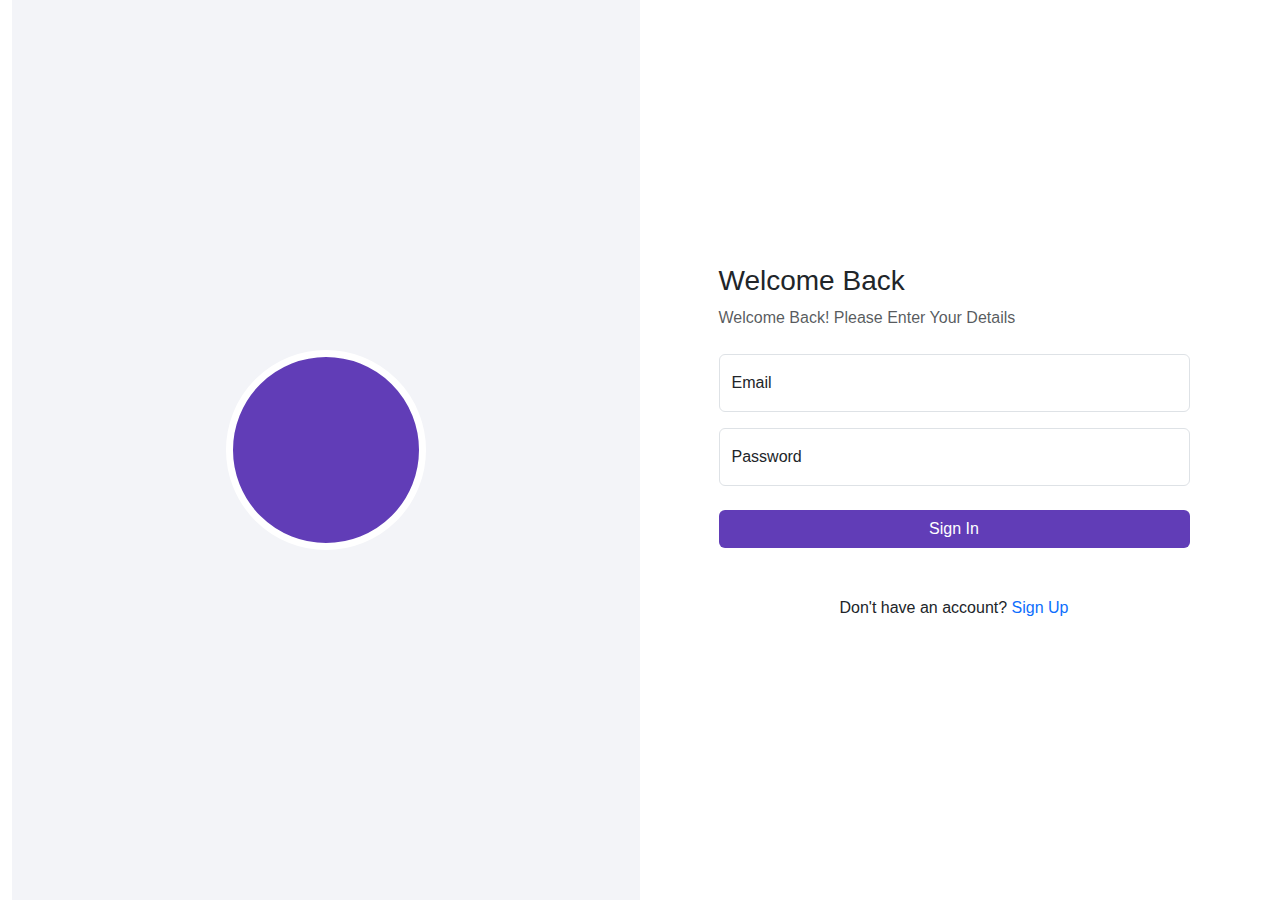
<file: index.html>
<!DOCTYPE html>
<html lang="en">
  <head>
    <meta charset="UTF-8" />
    <meta name="viewport" content="width=device-width, initial-scale=1.0" />
    <title>Login</title>
    <link rel="stylesheet" href="css/all.min.css" />
    <link rel="stylesheet" href="css/bootstrap.min.css" />
    <link rel="stylesheet" href="css/style.css" />
  </head>
  <body>
    <div class="container-fluid">
      <div class="row gx-0">
        <div class="col-lg-6 d-none d-lg-block">
          <div class="content">
            <span class="login-img"></span>
          </div>
        </div>
        <div class="col-12 col-lg-6">
          <div
            class="form-content d-flex justify-content-center align-items-center flex-column vh-100"
          >
            <div class="w-75">
              <h3 class="mb-2">Welcome Back</h3>
              <p class="text-muted mb-4 fs-6">
                Welcome Back! Please Enter Your Details
              </p>
            </div>
            <form class="w-75">
              <div class="form-floating">
                <input
                  class="mb-3 form-control"
                  type="email"
                  id="loginEmail"
                  placeholder="Enter Your Email"
                />
                <label class="mb-2" for="loginEmail">Email</label>
              </div>
              <div class="form-floating">
                <input
                  class="mb-4 form-control"
                  id="loginPassword"
                  type="password"
                  placeholder="Enter Your Password"
                />
                <label class="mb-2" for="loginPassword">Password</label>
              </div>
              <button
                type="button"
                class="signInBtn btn w-100"
                id="loginSubmit"
              >
                Sign In
              </button>
            </form>

            <p class="createAccount mt-5">
              Don't have an account?
              <span class="sign">
                <a href="signUp.html" class="text-decoration-none">Sign Up</a>
              </span>
            </p>
          </div>
        </div>
      </div>
    </div>

    <div id="overlay" class="d-none">
      <div
        id="model"
        class="model position-absolute top-50 start-50 translate-middle bg-white p-4 rounded-3 d-none"
      >
        <div
          class="header mb-4 d-flex justify-content-between align-items-center"
        >
          <div class="d-flex align-items-center">
            <span class="me-2"></span>
            <span class="me-2"></span>
            <span class="me-2"></span>
          </div>
          <div onclick="closeModel()" id="closebtn">x</div>
        </div>
        <div class="modelContentForValidation d-none" id="modelContentForValidation">
          <h5 class="mb-4">
            User Name or Password is not valid, Please follow the rules below :
          </h5>
          <p class="d-flex align-items-center">
            <i class="fa-regular fa-circle-right p-2 ps-0"></i> Email must be a
            valid one
          </p>
          <p class="d-flex align-items-center">
            <i class="fa-regular fa-circle-right p-2 ps-0"></i>Password must
            contain at least 6 characters
          </p>
        </div>

        <div class="modelCotentForSameName d-none" id="modelCotentForSameName">
          <h4 class="d-flex align-items-center mb-0 fs-6">
            <i class="fa-regular fa-circle-right p-2 ps-0"></i>The Email Does
            Not Exist or password Is Wrong
          </h4>
        </div>
      </div>
    </div>

    <script src="js/bootstrap.bundle.min.js"></script>
    <script src="js/main.js"></script>
  </body>
</html>
</file>
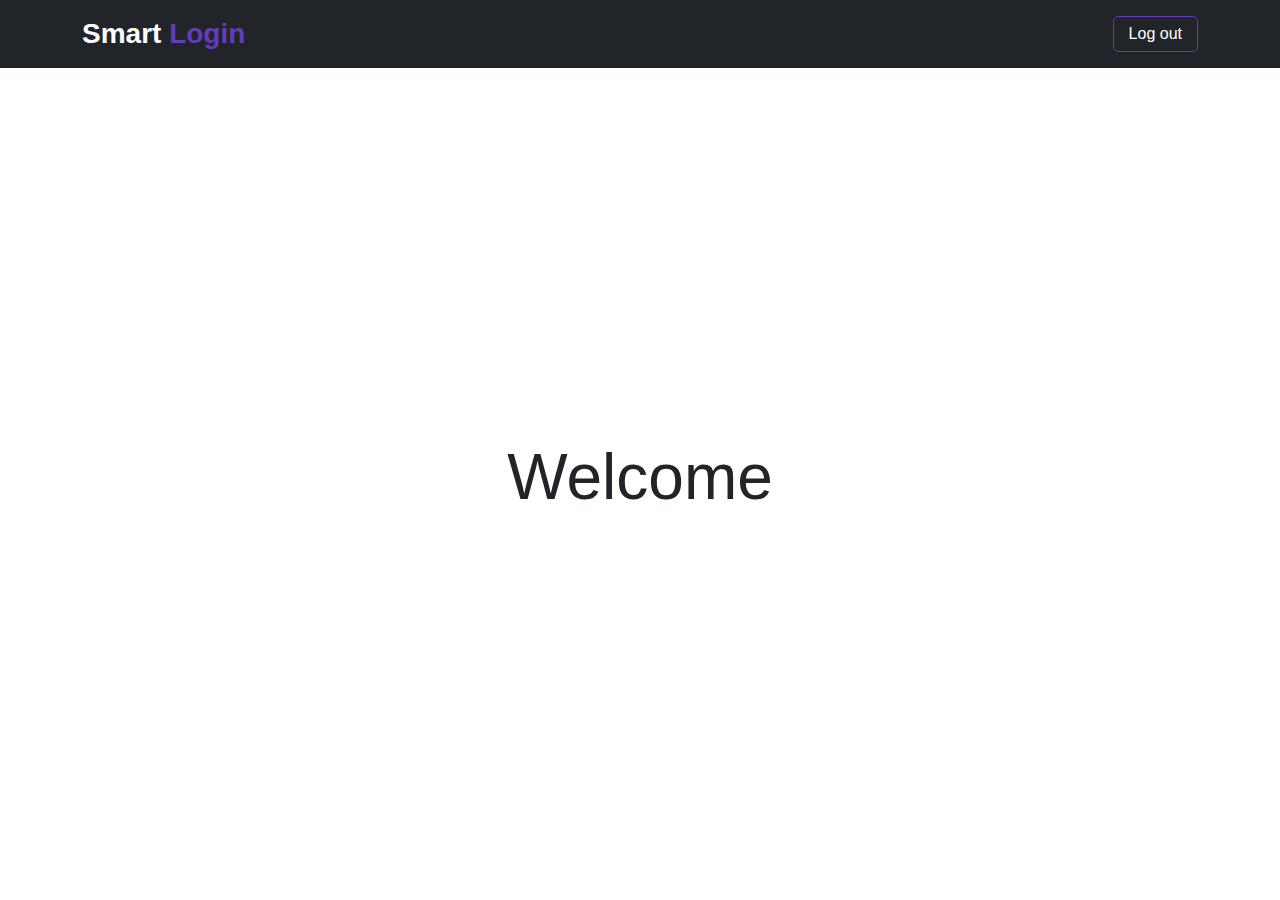
<file: home.html>
<!DOCTYPE html>
<html lang="en">
  <head>
    <meta charset="UTF-8" />
    <meta name="viewport" content="width=device-width, initial-scale=1.0" />
    <title>Home</title>
    <link rel="stylesheet" href="css/all.min.css" />
    <link rel="stylesheet" href="css/bootstrap.min.css" />
    <link rel="stylesheet" href="css/style.css" />
  </head>
  <body>
    <div class="header py-3 text-bg-dark">
      <div class="container">
        <div class="d-flex justify-content-between align-items-center">
          <h3 class="m-0 fw-bold">Smart <span class="main-color">Login</span></h3>
          <button type="button" class="logoutBtn" id="logoutBtn">
            Log out
          </button>
        </div>
      </div>
    </div>
    <div class="home w-100 d-flex justify-content-between align-items-center">
      <h2 class="mx-auto text-center">
        Welcome <span class="main-color fw-bold text-capitalize" id="showName"></span>
      </h2>
    </div>

    <script src="js/bootstrap.bundle.min.js"></script>
    <script src="js/main.js"></script>
  </body>
</html>
</file>
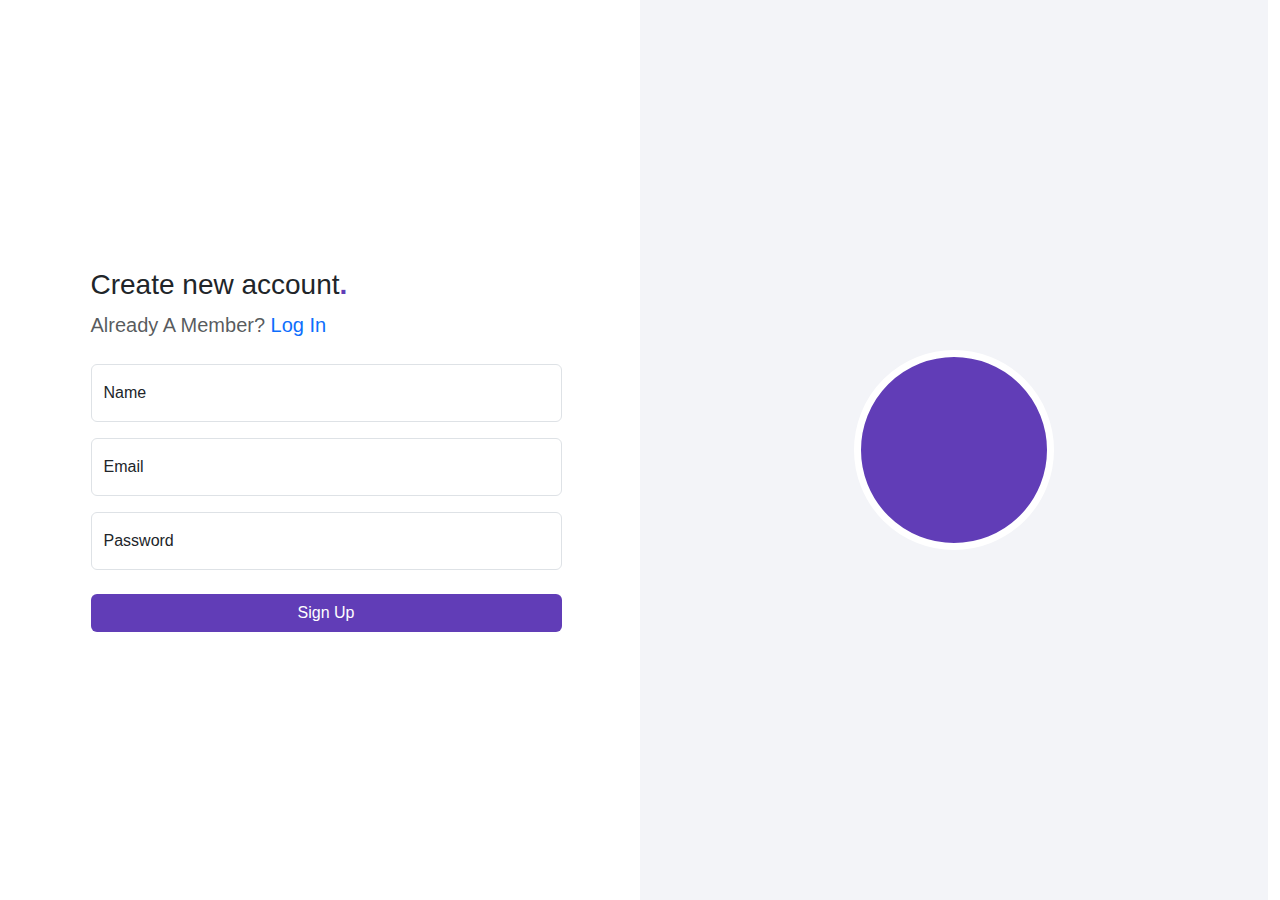
<file: signUp.html>
<!DOCTYPE html>
<html lang="en">
  <head>
    <meta charset="UTF-8" />
    <meta name="viewport" content="width=device-width, initial-scale=1.0" />
    <title>Sign Up</title>
    <link rel="stylesheet" href="css/all.min.css" />
    <link rel="stylesheet" href="css/bootstrap.min.css" />
    <link rel="stylesheet" href="css/style.css" />
  </head>
  <body>
    <div class="container-fluid">
      <div class="row gx-0">
        <div class="col-12 col-lg-6">
          <div
            class="form-content d-flex justify-content-center align-items-center flex-column vh-100"
          >
            <div class="w-75">
              <h3 class="mb-2">
                Create new account<span class="main-color fw-bold">.</span>
              </h3>
              <p class="text-muted mb-4 fs-5">
                Already A Member?
                <span class="sign"
                  ><a href="index.html" class="text-decoration-none"
                    >Log In</a
                  ></span
                >
              </p>
            </div>
            <form class="w-75">
              <div class="form-floating">
                <input
                  class="signUpName mb-3 form-control"
                  type="text"
                  placeholder="Enter Your Name"
                  id="userName"
                />
                <label class="mb-2" for="userName">Name</label>
              </div>
              <div class="form-floating">
                <input
                  class="signUpEmail mb-3 form-control"
                  type="email"
                  id="userEmail"
                  placeholder="Enter Your Email"
                />
                <label class="mb-2" for="userEmail">Email</label>
              </div>

              <div class="form-floating">
                <input
                  class="signUpPassword mb-4 form-control"
                  id="userPassword"
                  type="password"
                  placeholder="Enter Your Password"
                />
                <label class="mb-2" for="userPassword">Password</label>
              </div>
              <button type="button" class="signInBtn btn w-100" id="signUpSubmit">
                Sign Up
              </button>
            </form>
          </div>
        </div>
        <div class="d-none d-lg-block col-lg-6">
          <div class="content">
            <span class="login-img"></span>
          </div>
        </div>
      </div>
    </div>

    <div id="overlay" class="d-none">
      <div
        id="model"
        class="model position-absolute top-50 start-50 translate-middle bg-white p-4 rounded-3 d-none"
      >
        <div
          class="header mb-4 d-flex justify-content-between align-items-center"
        >
          <div class="d-flex align-items-center">
            <span class="me-2"></span>
            <span class="me-2"></span>
            <span class="me-2"></span>
          </div>
          <div onclick="closeModel()" id="closebtn">x</div>
        </div>
        <div class="modelContentForValidation d-none" id="modelContentForValidation">
          <h5 class="mb-4">
            User Name or Email or Password is not valid, Please follow the rules below :
          </h5>
          <p class="d-flex align-items-center">
            <i class="fa-regular fa-circle-right p-2 ps-0"></i> User name must
            contain at least 3 characters
          </p>
          <p class="d-flex align-items-center">
            <i class="fa-regular fa-circle-right p-2 ps-0"></i> Email must be
            a valid one
          </p>
          <p class="d-flex align-items-center">
            <i class="fa-regular fa-circle-right p-2 ps-0"></i> Password must
            contain at least 6 characters
          </p>
        </div>

        <div class="modelCotentForSameName d-none" id="modelCotentForSameName">
          <h4 class="d-flex align-items-center mb-0 fs-5">
            <i class="fa-regular fa-circle-right p-2 ps-0"></i>The Email Is
            Already Exist
          </h4>
        </div>
      </div>
    </div>

    <script src="js/bootstrap.bundle.min.js"></script>
    <script src="js/main.js"></script>
  </body>
</html>
</file>
<file: css/style.css>
body {
  font-family: Arial, Helvetica, sans-serif;
}

.main-color {
  color: #613db7;
}

/* Index Page */
.container-fluid .content {
  display: flex;
  justify-content: center;
  align-items: center;
  height: 100vh;
  background-color: #f3f4f8;
  position: relative;
}

.container-fluid .content .login-img {
  width: 200px;
  height: 200px;
  border-radius: 50%;
  background-color: #613db7;
  border: 7px solid #fff;
}

.container-fluid .signInBtn {
  background-color: #613db7;
  color: #fff;
}
.container-fluid .signInBtn:hover {
  background-color: #7651cc;
  color: #fff;
}

.container-fluid .sign {
  color: #613db7;
  cursor: pointer;
}
.container-fluid .sign:hover {
  color: #8463d0;
}
/* Index Page */

/* Home Page */
.header .logoutBtn {
  background: transparent;
  border: 1px solid #613db7;
  color: #fff;
  padding: 5px 15px;
  border-radius: 5px;
  transition: 0.3s;
}
.header .logoutBtn:hover {
  background-color: #613db7;
}
.home {
  height: calc(100vh - 73.6px);
}
.home h2 {
  font-size: 4rem;
}
/* Home Page */

/* Start Model  */
.model {
  box-shadow: 0 0 0 10000px #00000091;
  width: 500px;
  font-weight: 300;
  font-family: "PT Sans Caption", sans-serif;
  margin: auto;
}

@media (max-width: 767px) {
  .model {
    width: 380px;
  }
}
@media (min-width: 768px) and (max-width: 991px) {
  .model {
    width: 450px;
  }
}

.model .header span {
  display: inline-block;
  width: 20px;
  height: 20px;
  border-radius: 50%;
  background-color: red;
}

.model .header span:nth-child(1) {
  background-color: #f15f5d;
}
.model .header span:nth-child(2) {
  background-color: #febe2e;
}
.model .header span:nth-child(3) {
  background-color: #4db748;
}

.model .modelContentForValidation p {
  margin-bottom: 5px;
}

.model .modelContentForValidation p i {
  color: #f15f5d;
  font-size: 18px;
}

.model .modelCotentForSameName h4 i {
  color: #f15f5d;
  font-size: 22px;
}

#closebtn {
  cursor: pointer;
  transition: 0.2s;

  width: 30px;
  height: 30px;
  background: #613db7;
  display: flex;
  color: #fff;
  align-items: center;
  justify-content: center;
  border-radius: 50%;
  font-size: 17px !important;
}
#closebtn:hover {
  color: #ccc;
}

/* model overlay  */
#overlay {
  position: fixed;
  width: 100%;
  height: 100%;
  background: #00000047;
  top: 0;
  left: 0;
  z-index: 10;
}

/* End Model  */
</file>
